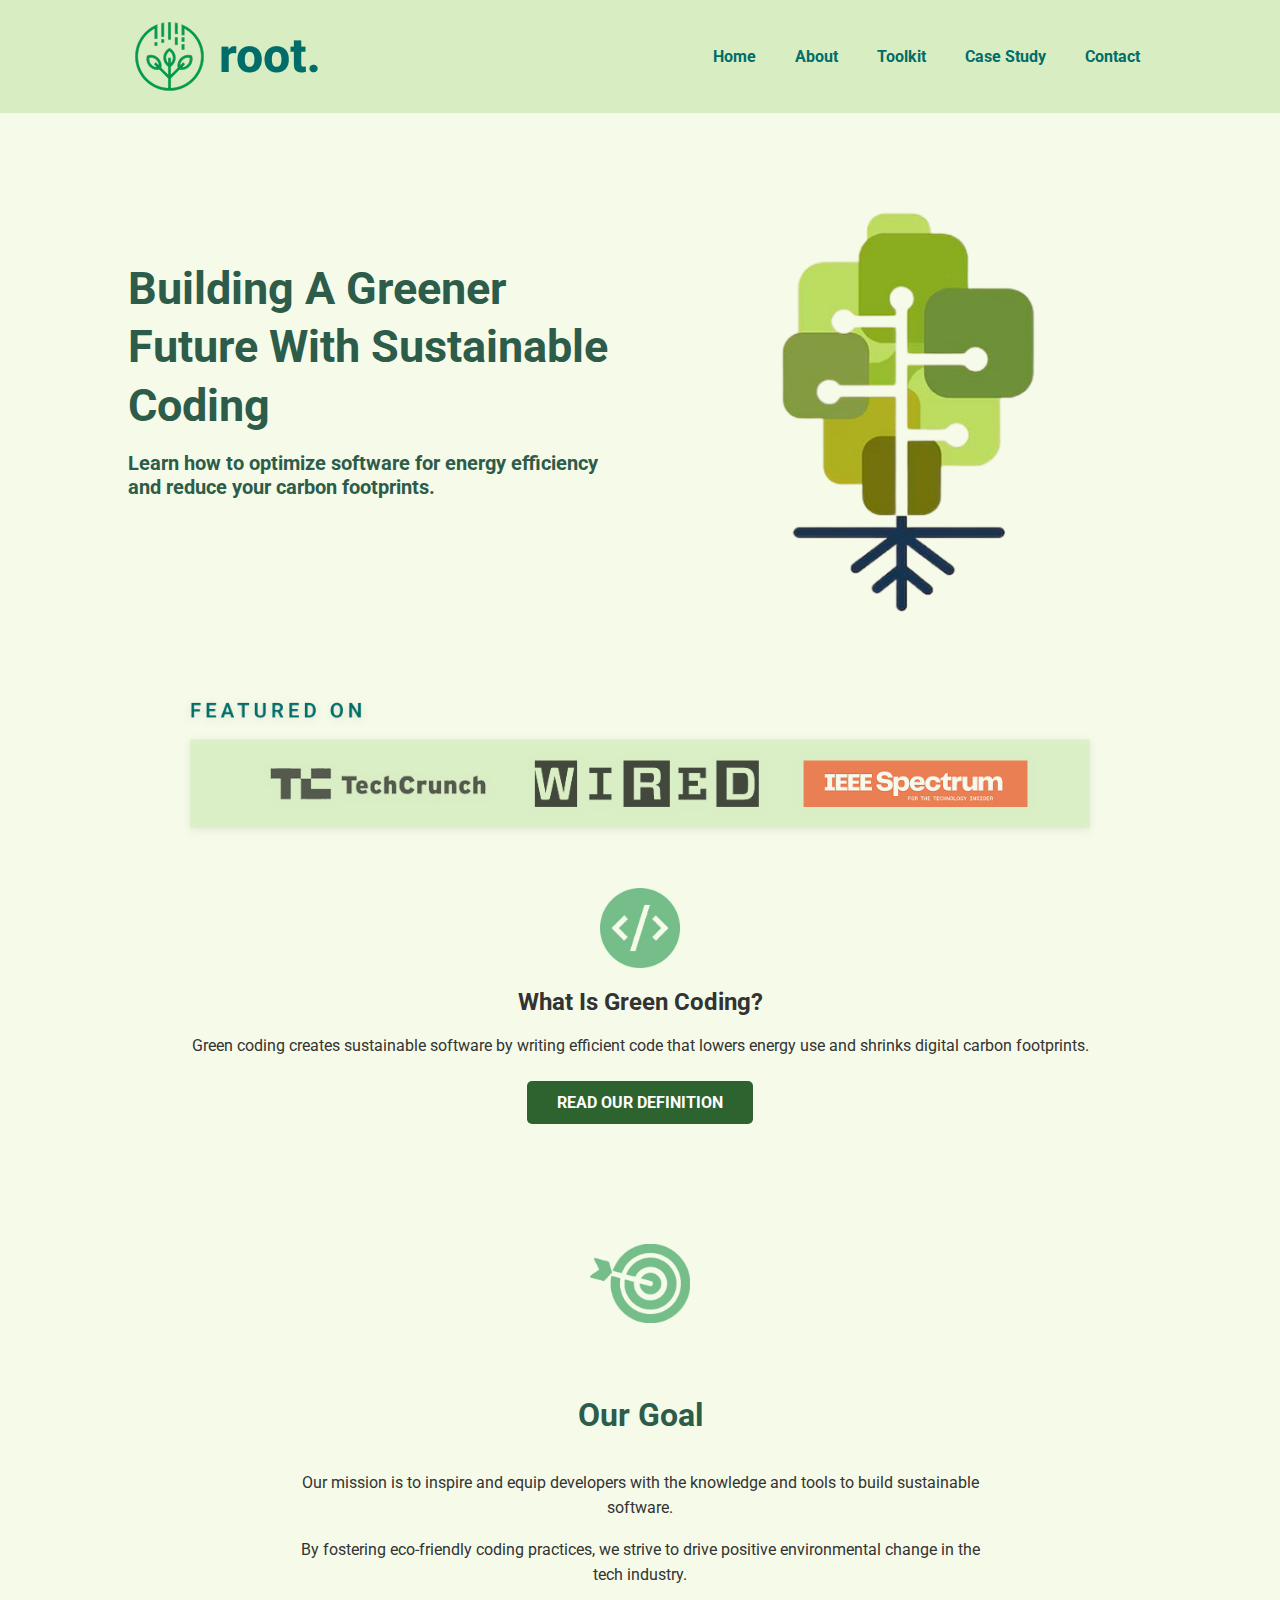
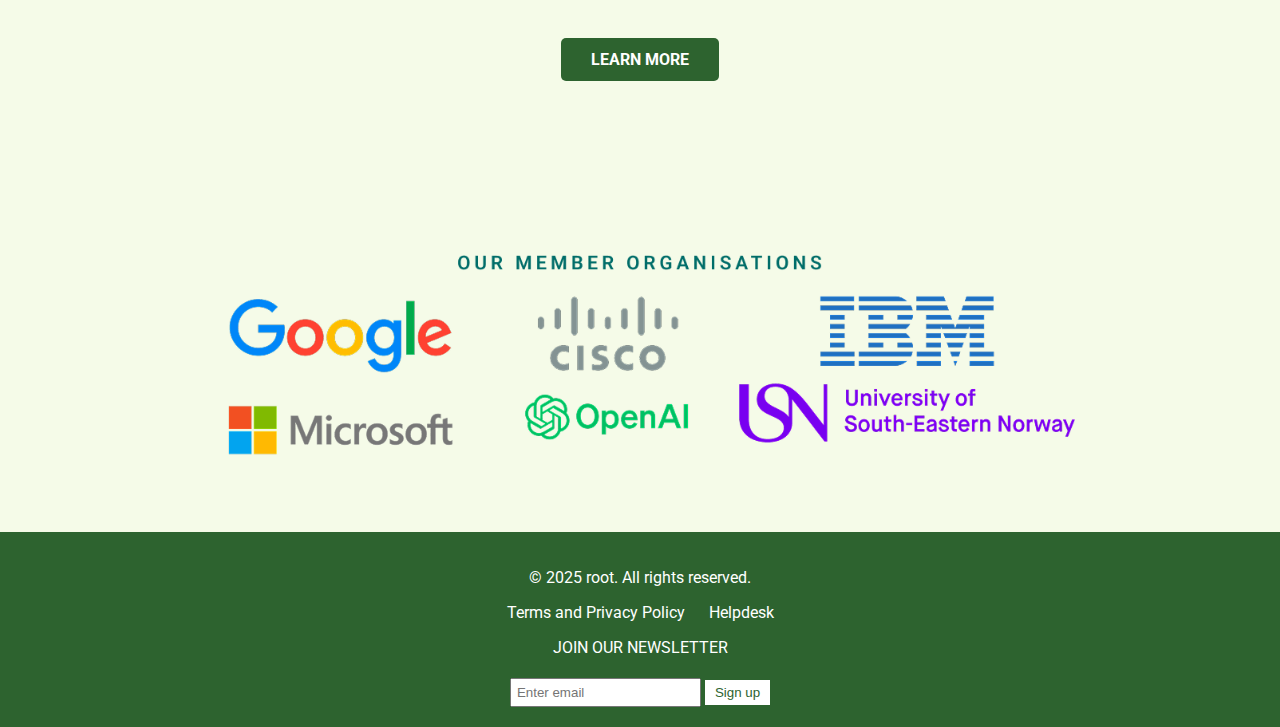
<file: index.html>
<!DOCTYPE html>
<html lang="no">
<head>
    <meta charset="UTF-8">
    <meta name="viewport" content="width=device-width, initial-scale=1.0">
    <title>Root - Green Coding</title> 
    <link rel="icon" type="image/png" href="favicon.png">
    <link href="https://fonts.googleapis.com/css2?family=Roboto:wght@300;400;700&display=swap" rel="stylesheet">
    <link rel="stylesheet" href="index.css">
    <link rel="stylesheet" href="https://cdnjs.cloudflare.com/ajax/libs/font-awesome/6.0.0/css/all.min.css">
</head>
<body>
    <header>
        <div class="logo">
            <img src="hovedlogo.png" alt="Root Logo">
            <img src="root.png" alt="Second Logo">
        </div>
        <nav>
            <ul>
                <li><a href="index.html" class="nav-link">Home</a></li>
                <li><a href="about.html" class="nav-link">About</a></li>
                <li><a href="toolkit.html" class="nav-link">Toolkit</a></li>
                <li><a href="casestudy.html" class="nav-link">Case Study</a></li>
                <li><a href="contact.html" class="nav-link active">Contact</a></li>
            </ul>
        </nav>
    </header>

    <section class="hero-container">
        <div class="hero-text">
            <h1>Building A Greener Future With Sustainable Coding</h1>
            <p>Learn how to optimize software for energy efficiency and reduce your carbon footprints.</p>
        </div>
        <div class="hero-image">
            <img src="treetechlogo.png" alt="Bærekraftig koding illustrasjon">
        </div>
    </section>
    
    <section class="featured">
        <img src="magazines.png" alt="Featured on TechCrunch, WIRED and IEEE Spectrum" class="featured-image">
    </section>

    <section class="info">
        <div class="info-icon">
            <img src="transcomputer.png" alt="Green Coding Icon" class="custom-icon">
        </div>
        <h2>What Is Green Coding?</h2>
        <p>Green coding creates sustainable software by writing efficient code that lowers energy use and shrinks digital carbon footprints.</p>
        <a href="#" class="btn">READ OUR DEFINITION</a>
    </section>

    <section class="goal">
        <div class="goal-icon">
            <img src="ourgoal.png" alt="Sustainability Goal Icon" class="goal-custom-icon">
        </div>
        <h2>Our Goal</h2>
        <div class="goal-text">
            <p>Our mission is to inspire and equip developers with the knowledge and tools to build sustainable software.</p>
            <p>By fostering eco-friendly coding practices, we strive to drive positive environmental change in the tech industry.</p>
        </div>
        <a href="#" class="btn">LEARN MORE</a>
    </section>

    <section class="partners">
        <img src="partnerlogo.png" alt="Our member organizations: Google, Microsoft, Cisco, OpenAI, IBM, University of South-Eastern Norway" class="partner-logos">
    </section>

    <footer>
        <p>&copy; 2025 root. All rights reserved.</p>
        <div class="footer-links">
            <a href="#">Terms and Privacy Policy</a>
            <a href="#">Helpdesk</a>
        </div>
        <div class="newsletter">
            <p>JOIN OUR NEWSLETTER</p>
            <input type="email" placeholder="Enter email">
            <button>Sign up</button>
        </div>
    </footer>
</body>
</html>
</file>
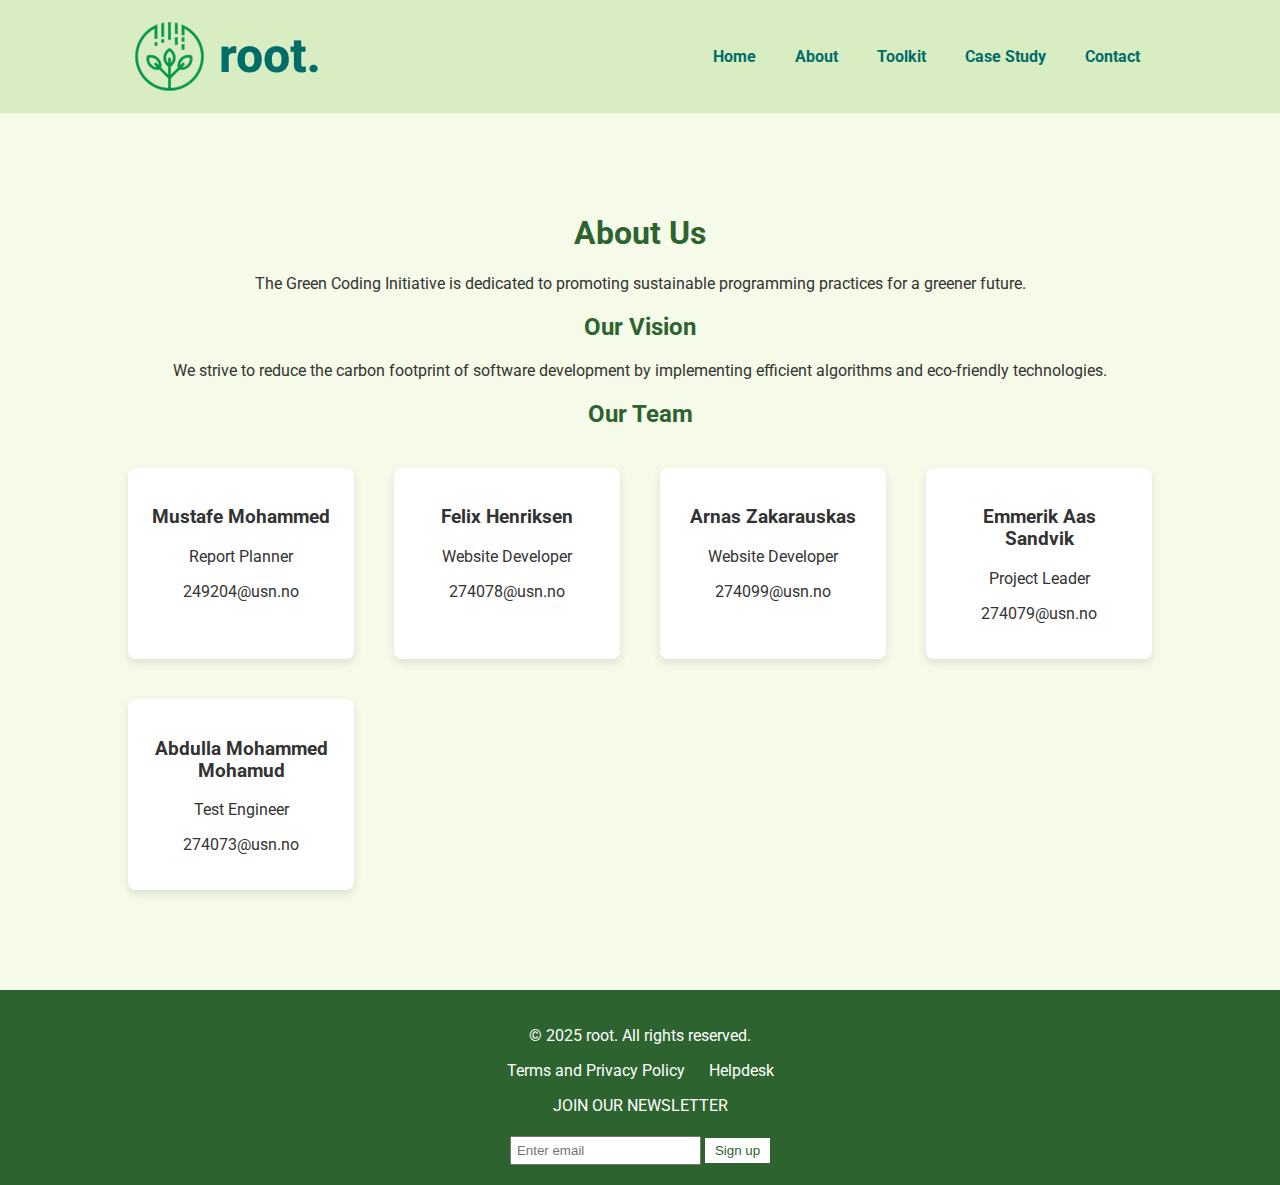
<file: about.html>
<!DOCTYPE html>
<html lang="en">
<head>
    <meta charset="UTF-8">
    <meta name="viewport" content="width=device-width, initial-scale=1.0">
    <title>About - Green Coding</title>
    <link href="https://fonts.googleapis.com/css2?family=Roboto:wght@300;400;700&display=swap" rel="stylesheet">
    <link rel="stylesheet" href="about.css">
    <link rel="stylesheet" href="https://cdnjs.cloudflare.com/ajax/libs/font-awesome/6.0.0/css/all.min.css">
</head>
<body>
    <header>
        <div class="logo">
            <img src="hovedlogo.png" alt="Root Logo">
            <img src="root.png" alt="Second Logo">
        </div>
        <nav>
            <ul>
                <li><a href="index.html">Home</a></li>
                <li><a href="about.html">About</a></li>
                <li><a href="toolkit.html">Toolkit</a></li>
                <li><a href="casestudy.html">Case Study</a></li>
                <li><a href="contact.html">Contact</a></li>
            </ul>
        </nav>
    </header>
    
    <main>
        <section class="about-section">
            <h1>About Us</h1>
            <p>The Green Coding Initiative is dedicated to promoting sustainable programming practices for a greener future.</p>
            <h2>Our Vision</h2>
            <p>We strive to reduce the carbon footprint of software development by implementing efficient algorithms and eco-friendly technologies.</p>
            <h2>Our Team</h2>
            <div class="team-grid">
                <div class="team-member">
                    <h3>Mustafe Mohammed</h3>
                    <p>Report Planner</p>
                    <p>249204@usn.no</p>
                </div>
                <div class="team-member">
                    <h3>Felix Henriksen</h3>
                    <p>Website Developer</p>
                    <p>274078@usn.no</p>
                </div>
                <div class="team-member">
                    <h3>Arnas Zakarauskas</h3>
                    <p>Website Developer</p>
                    <p>274099@usn.no</p>
                </div>
                <div class="team-member">
                    <h3>Emmerik Aas Sandvik</h3>
                    <p>Project Leader</p>
                    <p>274079@usn.no</p>
                </div>
                <div class="team-member">
                    <h3>Abdulla Mohammed Mohamud</h3>
                    <p>Test Engineer</p>
                    <p>274073@usn.no</p>
                </div>
            </div>
        </section>
    </main>
    
    <footer>
        <p>&copy; 2025 root. All rights reserved.</p>
        <div class="footer-links">
            <a href="#">Terms and Privacy Policy</a>
            <a href="#">Helpdesk</a>
        </div>
        <div class="newsletter">
            <p>JOIN OUR NEWSLETTER</p>
            <input type="email" placeholder="Enter email">
            <button>Sign up</button>
        </div>
    </footer>
</body>
</html>
</file>
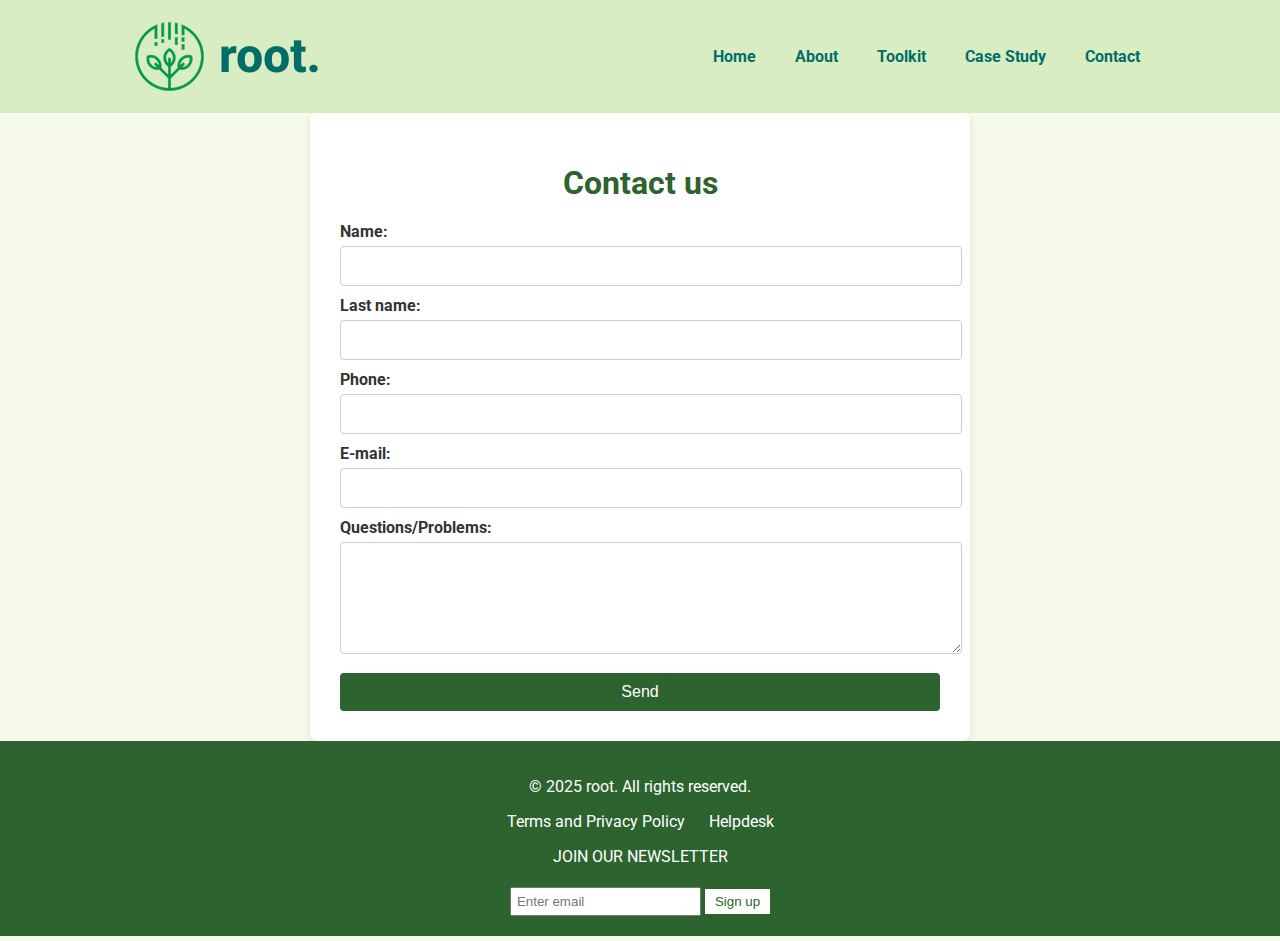
<file: contact.html>
<!DOCTYPE html>
<html lang="no">
<head>
    <meta charset="UTF-8">
    <meta name="viewport" content="width=device-width, initial-scale=1.0">
    <title>Contact - Green Coding</title>
    <link href="https://fonts.googleapis.com/css2?family=Roboto:wght@300;400;700&display=swap" rel="stylesheet">
    <link rel="stylesheet" href="contact.css">
    <link rel="stylesheet" href="https://cdnjs.cloudflare.com/ajax/libs/font-awesome/6.0.0/css/all.min.css">
</head>
<body>
    <header>
        <div class="logo">
            <img src="hovedlogo.png" alt="Root Logo">
            <img src="root.png" alt="Second Logo">
        </div>
        <nav>
            <ul>
                <li><a href="index.html">Home</a></li>
                <li><a href="about.html">About</a></li>
                <li><a href="toolkit.html">Toolkit</a></li>
                <li><a href="casestudy.html">Case Study</a></li>
                <li><a href="contact.html">Contact</a></li>
            </ul>
        </nav>
    </header>
    
    <main>
        <section class="contact-form">
            <h1>Contact us</h1>
            <form action="submit_form.php" method="POST">
                <label for="first-name">Name:</label>
                <input type="text" id="first-name" name="first-name" required>
                
                <label for="last-name">Last name:</label>
                <input type="text" id="last-name" name="last-name" required>
                
                <label for="phone">Phone:</label>
                <input type="tel" id="phone" name="phone" required>
                
                <label for="email">E-mail:</label>
                <input type="email" id="email" name="email" required>
                
                <label for="message">Questions/Problems:</label>
                <textarea id="message" name="message" rows="5" required></textarea>
                
                <button type="submit">Send</button>
            </form>
        </section>
    </main>
    
    <footer>
        <p>&copy; 2025 root. All rights reserved.</p>
        <div class="footer-links">
            <a href="#">Terms and Privacy Policy</a>
            <a href="#">Helpdesk</a>
        </div>
        <div class="newsletter">
            <p>JOIN OUR NEWSLETTER</p>
            <input type="email" placeholder="Enter email">
            <button>Sign up</button>
        </div>
    </footer>
</body>
</html>
</file>
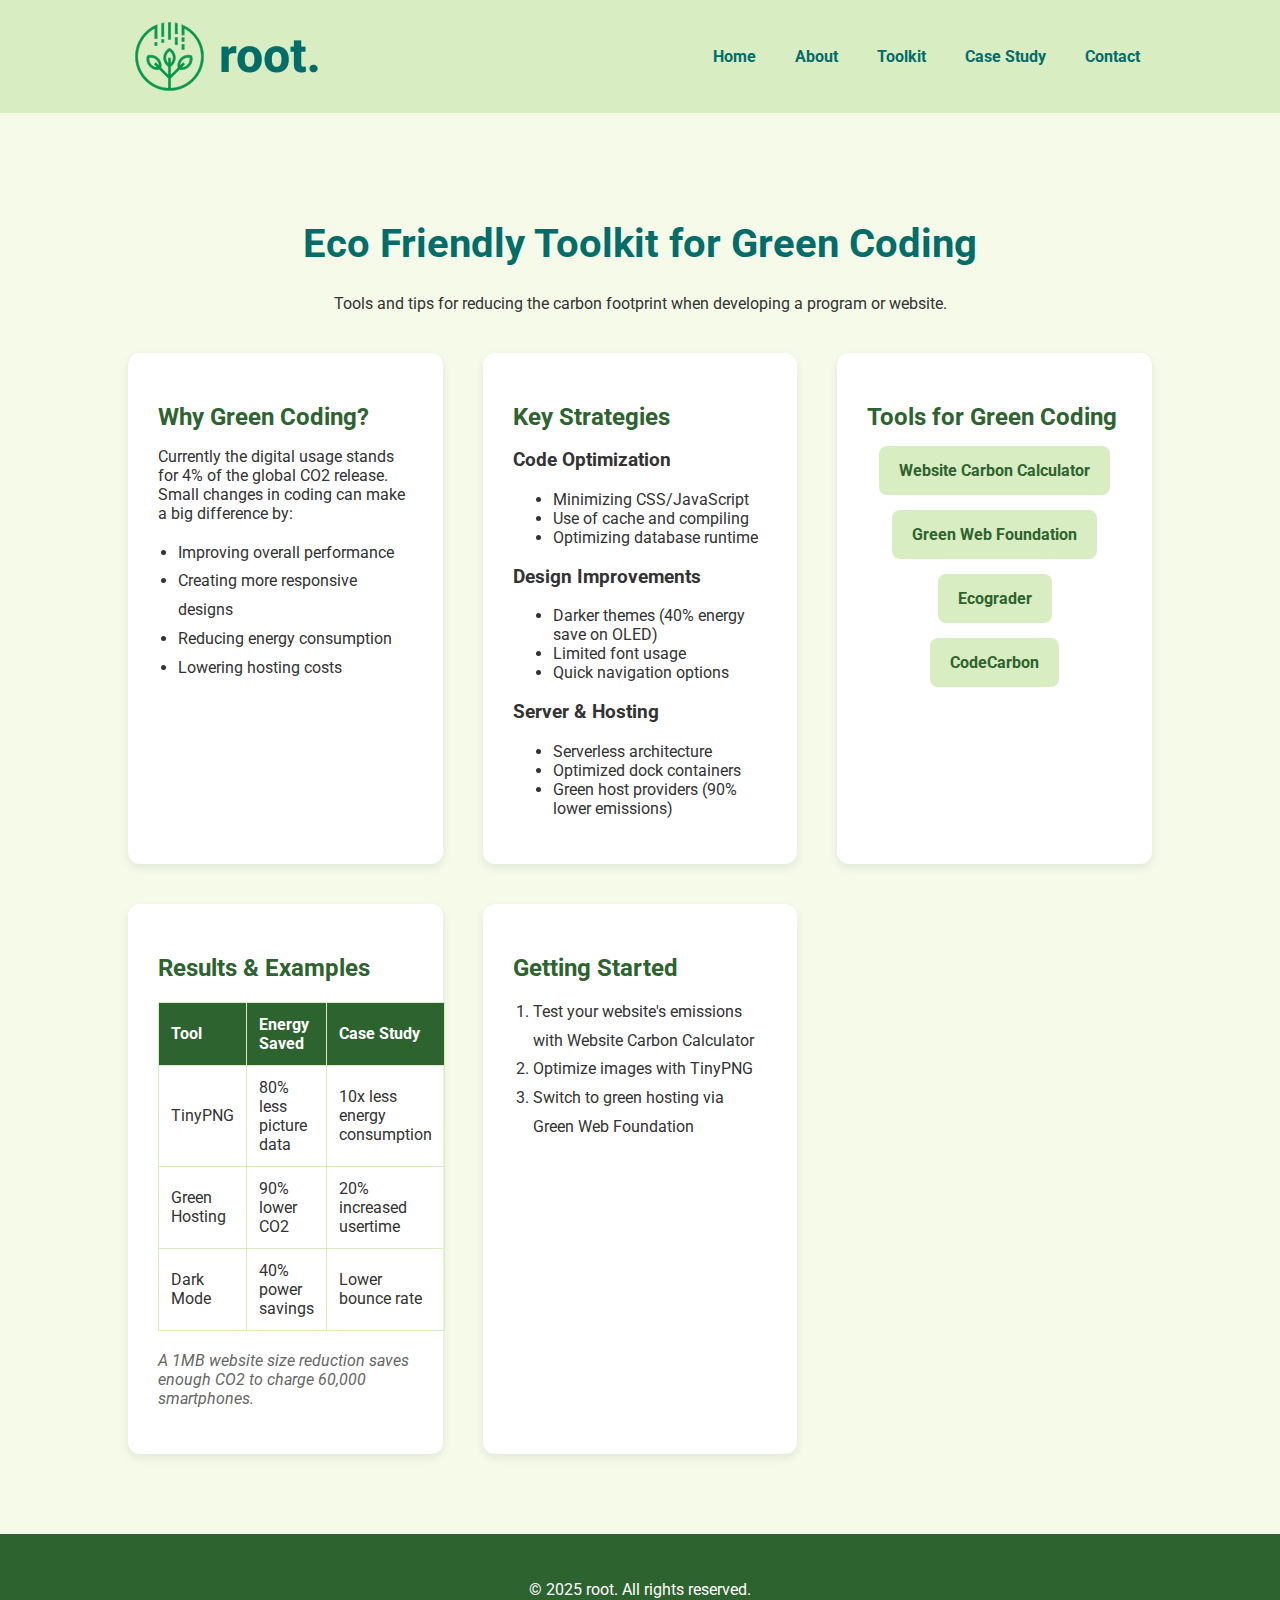
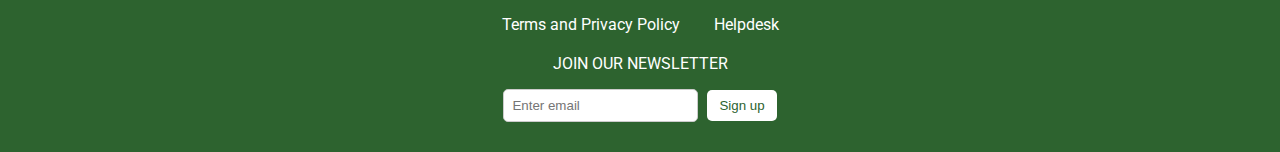
<file: toolkit.html>
<!DOCTYPE html>
<html lang="no">
<head>
    <meta charset="UTF-8">
    <meta name="viewport" content="width=device-width, initial-scale=1.0">
    <title>Toolkit - Green Coding</title>
    <link href="https://fonts.googleapis.com/css2?family=Roboto:wght@300;400;700&display=swap" rel="stylesheet">
    <link rel="stylesheet" href="toolkit.css">
    <link rel="stylesheet" href="https://cdnjs.cloudflare.com/ajax/libs/font-awesome/6.0.0/css/all.min.css">
</head>
<body>
    <header>
        <div class="logo">
            <img src="hovedlogo.png" alt="Root Logo">
            <img src="root.png" alt="Second Logo">
        </div>
        <nav>
            <ul>
                <li><a href="index.html">Home</a></li>
                <li><a href="about.html">About</a></li>
                <li><a href="toolkit.html" class="nav-active">Toolkit</a></li>
                <li><a href="casestudy.html">Case Study</a></li>
                <li><a href="contact.html">Contact</a></li>
            </ul>
        </nav>
    </header>

    <section class="case-section">
        <div class="case-container">
            <h1>Eco Friendly Toolkit for Green Coding</h1>
            <p class="lead">Tools and tips for reducing the carbon footprint when developing a program or website.</p>

            <div class="toolkit-grid">
                <div class="toolkit-section">
                    <h2>Why Green Coding?</h2>
                    <p>Currently the digital usage stands for 4% of the global CO2 release. Small changes in coding can make a big difference by:</p>
                    <ul class="benefit-list">
                        <li>Improving overall performance</li>
                        <li>Creating more responsive designs</li>
                        <li>Reducing energy consumption</li>
                        <li>Lowering hosting costs</li>
                    </ul>
                </div>

                <div class="toolkit-section">
                    <h2>Key Strategies</h2>
                    <div class="strategy-category">
                        <h3>Code Optimization</h3>
                        <ul>
                            <li>Minimizing CSS/JavaScript</li>
                            <li>Use of cache and compiling</li>
                            <li>Optimizing database runtime</li>
                        </ul>
                    </div>
                    
                    <div class="strategy-category">
                        <h3>Design Improvements</h3>
                        <ul>
                            <li>Darker themes (40% energy save on OLED)</li>
                            <li>Limited font usage</li>
                            <li>Quick navigation options</li>
                        </ul>
                    </div>

                    <div class="strategy-category">
                        <h3>Server & Hosting</h3>
                        <ul>
                            <li>Serverless architecture</li>
                            <li>Optimized dock containers</li>
                            <li>Green host providers (90% lower emissions)</li>
                        </ul>
                    </div>
                </div>

                <div class="toolkit-section">
                    <h2>Tools for Green Coding</h2>
                    <div class="tool-grid">
                        <a href="https://websitecarbon.com/" class="tool-card">
                            Website Carbon Calculator
                        </a>
                        <a href="https://www.thegreenwebfoundation.org/" class="tool-card">
                            Green Web Foundation
                        </a>
                        <a href="https://ecograder.com/" class="tool-card">
                            Ecograder
                        </a>
                        <a href="https://codecarbon.io/" class="tool-card">
                            CodeCarbon
                        </a>
                    </div>
                </div>

                <div class="toolkit-section">
                    <h2>Results & Examples</h2>
                    <table class="results-table">
                        <tr>
                            <th>Tool</th>
                            <th>Energy Saved</th>
                            <th>Case Study</th>
                        </tr>
                        <tr>
                            <td>TinyPNG</td>
                            <td>80% less picture data</td>
                            <td>10x less energy consumption</td>
                        </tr>
                        <tr>
                            <td>Green Hosting</td>
                            <td>90% lower CO2</td>
                            <td>20% increased usertime</td>
                        </tr>
                        <tr>
                            <td>Dark Mode</td>
                            <td>40% power savings</td>
                            <td>Lower bounce rate</td>
                        </tr>
                    </table>
                    <p class="stat-note">A 1MB website size reduction saves enough CO2 to charge 60,000 smartphones.</p>
                </div>

                <div class="toolkit-section">
                    <h2>Getting Started</h2>
                    <ol class="steps-list">
                        <li>Test your website's emissions with Website Carbon Calculator</li>
                        <li>Optimize images with TinyPNG</li>
                        <li>Switch to green hosting via Green Web Foundation</li>
                    </ol>
                </div>
            </div>
        </div>
    </section>

    <footer>
        <p>&copy; 2025 root. All rights reserved.</p>
        <div class="footer-links">
            <a href="#">Terms and Privacy Policy</a>
            <a href="#">Helpdesk</a>
        </div>
        <div class="newsletter">
            <p>JOIN OUR NEWSLETTER</p>
            <input type="email" placeholder="Enter email">
            <button>Sign up</button>
        </div>
    </footer>
</body>
</html>
</file>
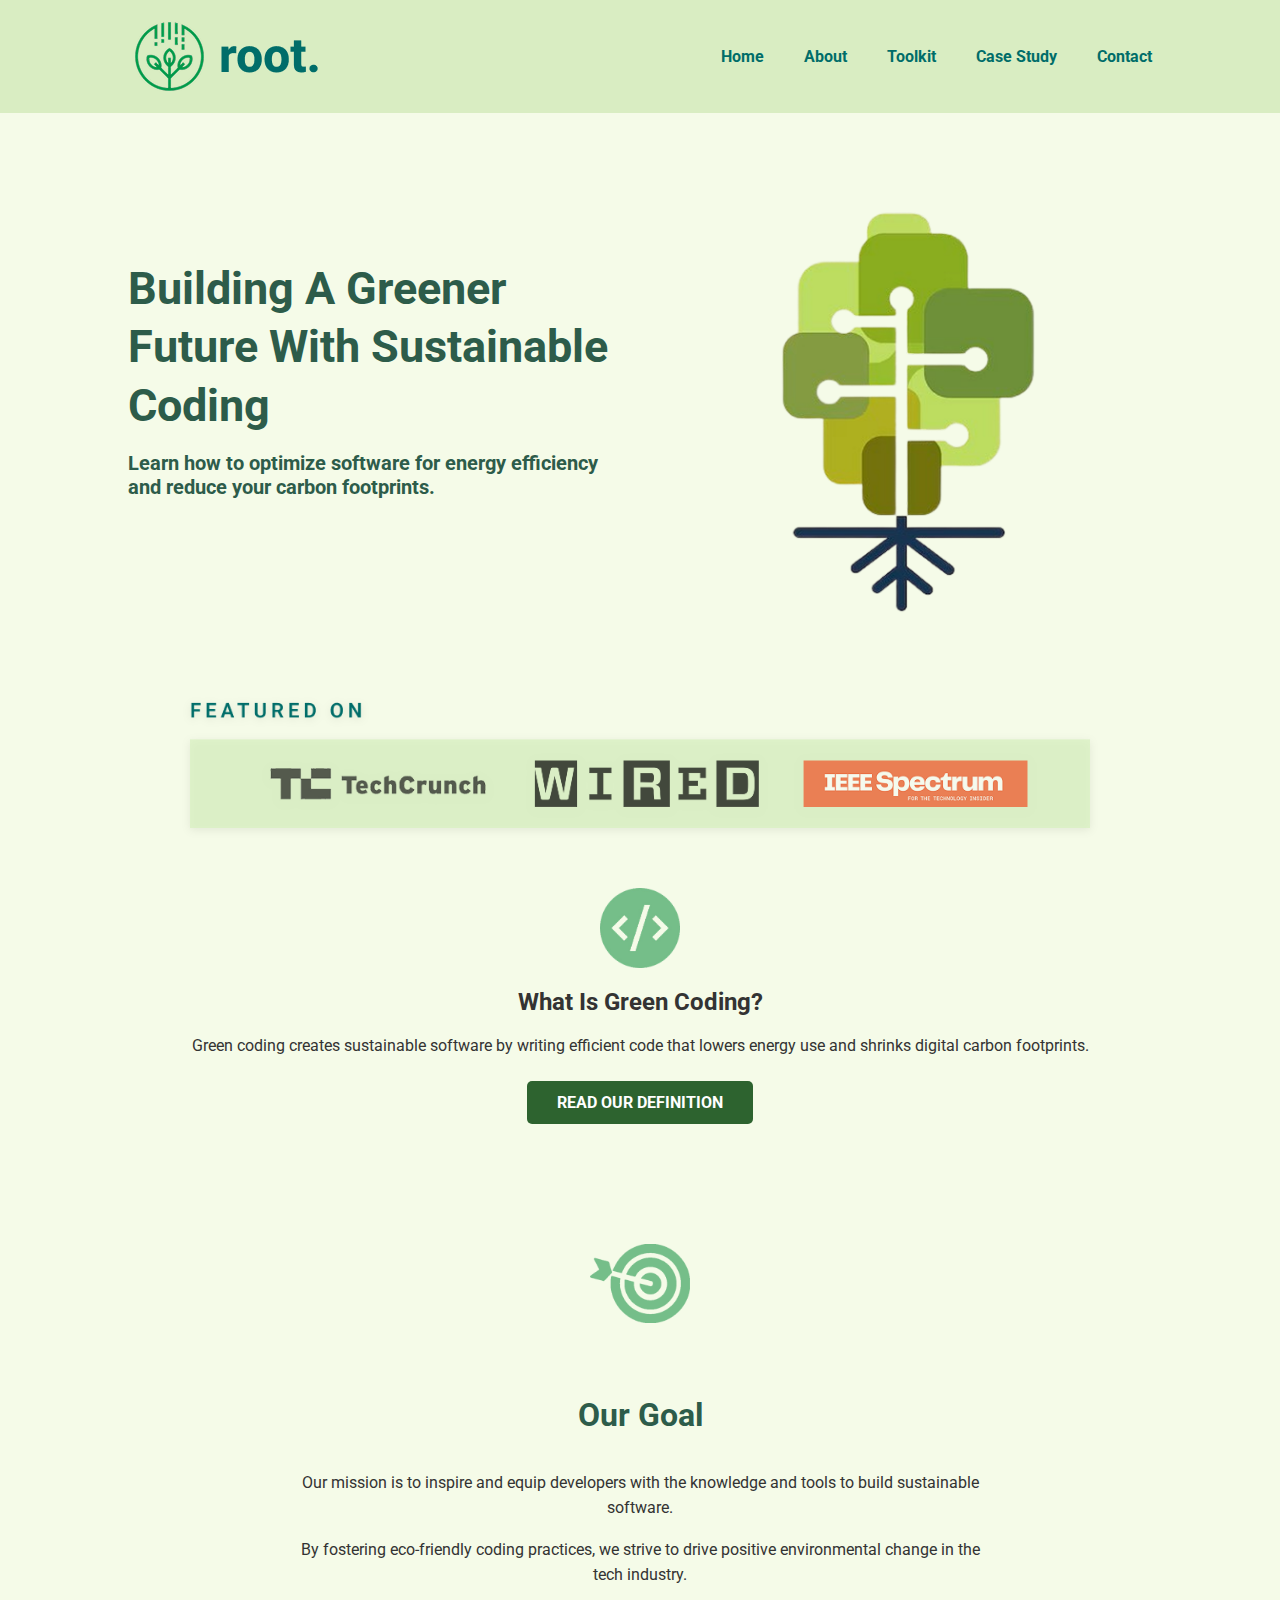
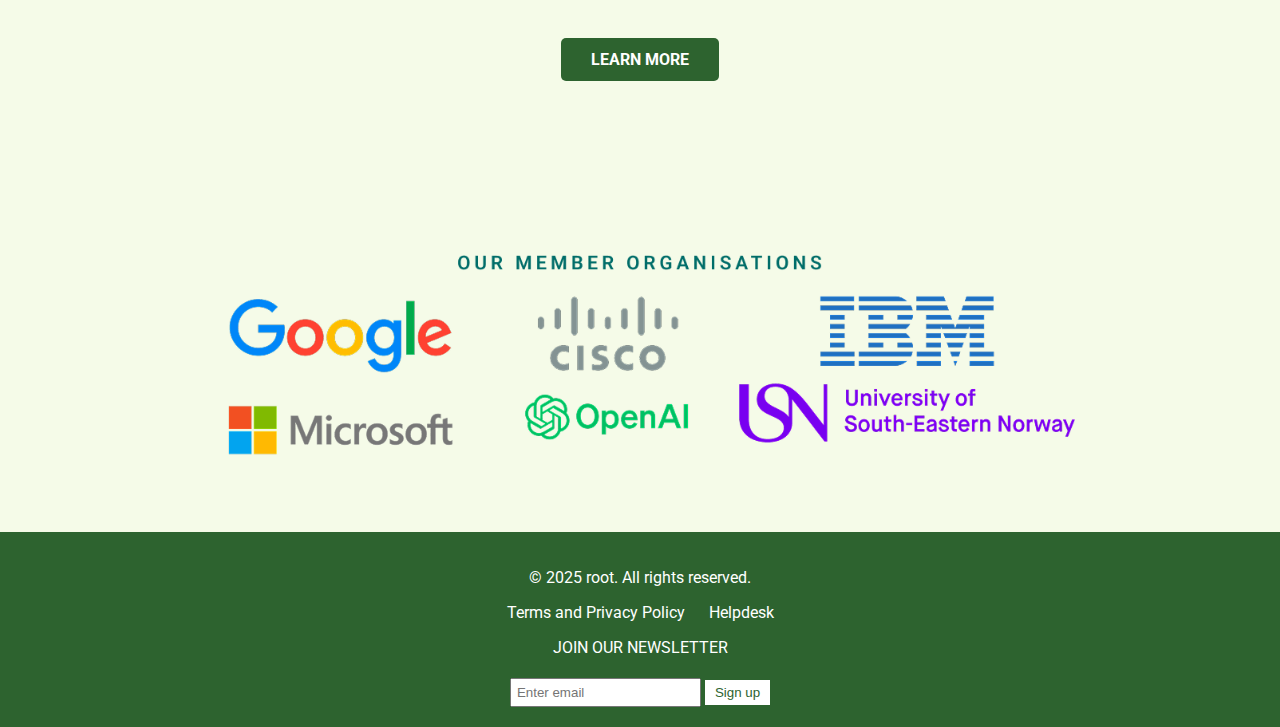
<file: nettside prototype/hovedside.html>
<!DOCTYPE html>
<html lang="no">
<head>
    <meta charset="UTF-8">
    <meta name="viewport" content="width=device-width, initial-scale=1.0">
    <title>Root - Green Coding</title> 
    <link rel="icon" type="image/png" href="favicon.png">
    <link href="https://fonts.googleapis.com/css2?family=Roboto:wght@300;400;700&display=swap" rel="stylesheet">
    <link rel="stylesheet" href="hovedside.css">
    <link rel="stylesheet" href="https://cdnjs.cloudflare.com/ajax/libs/font-awesome/6.0.0/css/all.min.css">
</head>
<body>
    <header>
        <div class="logo">
            <img src="hovedlogo.png" alt="Root Logo">
            <img src="root.png" alt="Second Logo">
        </div>
        <nav>
            <ul>
                <li><a href="#">Home</a></li>
                <li><a href="#">About</a></li>
                <li><a href="#">Toolkit</a></li>
                <li><a href="#">Case Study</a></li>
                <li><a href="contact.html">Contact</a></li>
            </ul>
        </nav>
    </header>

    <section class="hero-container">
        <div class="hero-text">
            <h1>Building A Greener Future With Sustainable Coding</h1>
            <p>Learn how to optimize software for energy efficiency and reduce your carbon footprints.</p>
        </div>
        <div class="hero-image">
            <img src="treetechlogo.png" alt="Bærekraftig koding illustrasjon">
        </div>
    </section>
    
    <section class="featured">
        <img src="magazines.png" alt="Featured on TechCrunch, WIRED and IEEE Spectrum" class="featured-image">
    </section>

    <section class="info">
        <div class="info-icon">
            <img src="transcomputer.png" alt="Green Coding Icon" class="custom-icon">
        </div>
        <h2>What Is Green Coding?</h2>
        <p>Green coding creates sustainable software by writing efficient code that lowers energy use and shrinks digital carbon footprints.</p>
        <a href="#" class="btn">READ OUR DEFINITION</a>
    </section>

    <section class="goal">
        <div class="goal-icon">
            <img src="ourgoal.png" alt="Sustainability Goal Icon" class="goal-custom-icon">
        </div>
        <h2>Our Goal</h2>
        <div class="goal-text">
            <p>Our mission is to inspire and equip developers with the knowledge and tools to build sustainable software.</p>
            <p>By fostering eco-friendly coding practices, we strive to drive positive environmental change in the tech industry.</p>
        </div>
        <a href="#" class="btn">LEARN MORE</a>
    </section>

    <section class="partners">
        <img src="partnerlogo.png" alt="Our member organizations: Google, Microsoft, Cisco, OpenAI, IBM, University of South-Eastern Norway" class="partner-logos">
    </section>

    <footer>
        <p>&copy; 2025 root. All rights reserved.</p>
        <div class="footer-links">
            <a href="#">Terms and Privacy Policy</a>
            <a href="#">Helpdesk</a>
        </div>
        <div class="newsletter">
            <p>JOIN OUR NEWSLETTER</p>
            <input type="email" placeholder="Enter email">
            <button>Sign up</button>
        </div>
    </footer>
</body>
</html>
</file>
<file: index.css>
body {
    font-family: 'Roboto', sans-serif;
    margin: 0;
    padding: 0;
    background-color: #f5fbe8;
    color: #333;
}

header {
    display: flex;
    justify-content: space-between;
    align-items: center;
    padding: 15px 10%;
    background-color: #d9edc2;
}

.logo {
    display: flex;
    align-items: center;
    gap: 10px;
}

nav ul {
    list-style: none;
    display: flex;
    gap: 15px;
}

nav a {
    text-decoration: none;
    color: #006D69;
    font-weight: 700;
    padding: 8px 12px;
    border-radius: 4px;
    transition: all 0.3s ease;
}

nav a:hover {
    background-color: rgba(0, 109, 105, 0.1);
}

.toolkit-section {
    padding: 80px 10%;
}

.toolkit-container {
    max-width: 1200px;
    margin: 0 auto;
}

.toolkit-grid {
    display: grid;
    grid-template-columns: 1fr 2fr;
    gap: 40px;
}

footer {
    background-color: #2d632f;
    color: white;
    text-align: center;
    padding: 20px 10%;
}
.hero-container {
    display: flex;
    flex-direction: column;
    align-items: center;
    text-align: center;
    padding: 60px 10%;
    background-color: #f5fbe8;
    max-width: 1200px;
    margin: 0 auto;
}

.hero-text h1 {
    font-size: 2.8rem; /* Bruker rem for bedre skalerbarhet */
    font-weight: 700;
    color: #2d5c4a;
    line-height: 1.3;
    margin: 0 auto 1rem; /* Sentrer og legg til luft under */
    max-width: 800px; /* Forbedrer lesbarhet */
}

.hero-text p {
    font-size: 1.25rem;
    font-weight: 700;
    color: #2d5c4a;
    margin: 0 auto 2rem; /* Sentrer og mer luft under */
    max-width: 600px;
}

.hero-image img {
    width: min(100%, 320px); /* Endret fra 500px til 350px */
    height: auto;
    border-radius: 8px;
}

/* Desktop-layout */
@media (min-width: 992px) {
    .hero-container {
        flex-direction: row;
        gap: 40px; /* Kontrollert avstand mellom tekst/bilde */
    }
    .hero-text {
        text-align: left;
        flex: 1;
        padding-right: 0; /* Bruk gap i stedet */
    }
    .hero-image {
        flex: 1;
    }
    .hero-text h1,
    .hero-text p {
        margin-left: 0; /* Venstrejuster på desktop */
        text-align: left;
    }
}

@media (max-width: 768px) {
    .hero-container {
        flex-direction: column;
        text-align: center;
        gap: 20px;
    }
    .hero-text {
        text-align: center;
    }
    .hero-image {
        text-align: center;
        margin-top: 20px;
    }
}


.btn {
    display: inline-block;
    margin-top: 10px;
    padding: 10px 20px;
    background-color: #2d632f;
    color: white;
    text-decoration: none;
    border-radius: 5px;
}

.featured {
    padding: 20px 0;
    background-color: #f5fbe8; /* Samme som hero-seksjonen */
    text-align: center;
    
}

.featured-image {
    max-width: 900px;
    width: 85%;
    height: auto;
    margin: 0 auto;
    display: block;
    filter: drop-shadow(0 2px 4px rgba(0,0,0,0.1));
    transition: transform 0.3s ease;
}
.featured-image:hover {
    transform: scale(1.02); /* Liten hover-effekt */
}

.info, .goal, .partners {
    text-align: center;
    padding: 40px 10%;
}
.info-icon {
    margin: 0 auto 20px;
    width: 80px; /* Juster etter bilde */
    height: 80px;
}

.custom-icon {
    width: 100%;
    height: auto;
    display: block;
    transition: transform 0.3s ease;
}

.custom-icon:hover {
    transform: scale(1.1) rotate(5deg); /* Fin hover-effekt */
}

.goal {
    padding: 80px 10%;
    background-color: #f5fbe8;
    text-align: center;
    display: flex;
    flex-direction: column;
    align-items: center;
}

/* Ikon */
.goal-icon {
    width: 100px;
    height: 100px;
    margin: 0 auto 25px;
}

.goal-custom-icon {
    width: 100%;
    height: auto;
    object-fit: contain;
    transition: transform 0.3s ease;
}

.goal-custom-icon:hover {
    transform: scale(1.1);
}

/* Tekst */
.goal h2 {
    color: #2d5c4a;
    font-size: 2rem;
    margin-bottom: 20px;
}

.goal-text {
    max-width: 700px;
    margin: 0 auto 25px;
}

.goal-text p {
    color: #333;
    line-height: 1.6;
    margin-bottom: 15px;
}

/* Knapp (samme som .info) */
.btn {
    display: inline-block;
    padding: 12px 30px;
    background-color: #2d632f;
    color: white;
    border-radius: 5px;
    text-decoration: none;
    font-weight: 700;
    transition: all 0.3s ease;
}

.btn:hover {
    background-color: #3a7a3c;
    transform: translateY(-2px);
}

/* Responsivt design */
@media (max-width: 768px) {
    .goal {
        padding: 50px 20px;
    }
    .goal-icon {
        width: 80px;
        height: 80px;
    }
}

header {
    display: flex;
    justify-content: space-between;
    align-items: center;
    padding: 15px 10%;
    background-color: #d9edc2;
}
    .logo {
        display: flex;
        align-items: center;
        gap: 10px; /* Avstand mellom bildene */
    }
    
    .logo1 {
        height: 60px; /* Juster størrelsen for det første bildet */
        width: auto; /* Behold proporsjoner */
    }
    
    .logo2 {
        height: 40px; /* Juster størrelsen for det andre bildet */
        width: auto;
    }
.partners {
    padding: 60px 10%;
    background-color: #f5fbe8;
    text-align: center;
}

.partner-logos {
    max-width: 1100px;
    width: 85%;
    height: auto;
    margin: 30px auto 0;
    transition: transform 0.3s ease;
}

.partner-logos:hover {
    transform: scale(1.02); /* Liten hover-effekt */
}

@media (max-width: 768px) {
    .partners {
        padding: 40px 5%;
    }
    .partner-logos {
        width: 100%;
    }
}

.icon {
    font-size: 40px;
}

footer {
    background-color: #2d632f;
    color: white;
    text-align: center;
    padding: 20px 10%;
}

.footer-links a {
    color: white;
    text-decoration: none;
    margin: 0 10px;
}

.newsletter input {
    padding: 5px;
    margin-top: 5px;
}

.newsletter button {
    background-color: white;
    color: #2d632f;
    padding: 5px 10px;
    border: none;
    cursor: pointer;
}
</file>
<file: about.css>
@import url('https://fonts.googleapis.com/css2?family=Roboto:wght@300;400;700&display=swap');

body {
    font-family: 'Roboto', sans-serif;
    margin: 0;
    padding: 0;
    background-color: #f5fbe8;
    color: #333;
}

header {
    display: flex;
    justify-content: space-between;
    align-items: center;
    padding: 15px 10%;
    background-color: #d9edc2;
}

.logo {
    display: flex;
    align-items: center;
    gap: 10px;
}

nav ul {
    list-style: none;
    display: flex;
    gap: 15px;
}

nav a {
    text-decoration: none;
    color: #006D69;
    font-weight: 700;
    padding: 8px 12px;
    border-radius: 4px;
    transition: all 0.3s ease;
}

nav a:hover {
    background-color: rgba(0, 109, 105, 0.1);
}

.about-section {
    padding: 80px 10%;
    text-align: center;
}

.about-section h1, .about-section h2 {
    color: #2d632f;
}

.team-grid {
    display: grid;
    grid-template-columns: repeat(auto-fit, minmax(200px, 1fr));
    gap: 40px;
    justify-content: center;
    padding: 20px 0;
}

.team-member {
    background: white;
    padding: 20px;
    border-radius: 8px;
    box-shadow: 0px 4px 10px rgba(0, 0, 0, 0.1);
    text-align: center;
}


footer {
    background-color: #2d632f;
    color: white;
    text-align: center;
    padding: 20px 10%;
}

.footer-links a {
    color: white;
    text-decoration: none;
    margin: 0 10px;
}

.newsletter input {
    padding: 5px;
    margin-top: 5px;
}

.newsletter button {
    background-color: white;
    color: #2d632f;
    padding: 5px 10px;
    border: none;
    cursor: pointer;
}
</file>
<file: contact.css>
@import url('https://fonts.googleapis.com/css2?family=Roboto:wght@300;400;700&display=swap');

body {
    font-family: 'Roboto', sans-serif;
    margin: 0;
    padding: 0;
    background-color: #f5fbe8;
    color: #333;
}

header {
    display: flex;
    justify-content: space-between;
    align-items: center;
    padding: 15px 10%;
    background-color: #d9edc2;
}

.logo {
    display: flex;
    align-items: center;
    gap: 10px;
}

nav ul {
    list-style: none;
    display: flex;
    gap: 15px;
}

nav a {
    text-decoration: none;
    color: #006D69;
    font-weight: 700;
    padding: 8px 12px;
    border-radius: 4px;
    transition: all 0.3s ease;
}

nav a:hover {
    background-color: rgba(0, 109, 105, 0.1);
}

.contact-section {
    padding: 80px 10%;
}

.contact-container {
    max-width: 1200px;
    margin: 0 auto;
}

.contact-grid {
    display: grid;
    grid-template-columns: 1fr 2fr;
    gap: 40px;
}

.contact-form {
    background: white;
    padding: 30px;
    border-radius: 8px;
    box-shadow: 0px 4px 10px rgba(0, 0, 0, 0.1);
    max-width: 600px;
    margin: auto;
}

.contact-form h1 {
    text-align: center;
    margin-bottom: 20px;
    color: #2d632f;
}

.contact-form label {
    display: block;
    margin-top: 10px;
    font-weight: 700;
}

.contact-form input, .contact-form textarea {
    width: 100%;
    padding: 10px;
    margin-top: 5px;
    border: 1px solid #ccc;
    border-radius: 4px;
    font-size: 16px;
}

.contact-form button {
    width: 100%;
    padding: 10px;
    margin-top: 15px;
    background-color: #2d632f;
    color: white;
    border: none;
    border-radius: 4px;
    font-size: 16px;
    cursor: pointer;
    transition: background 0.3s ease;
}

.contact-form button:hover {
    background-color: #238523;
}

footer {
    background-color: #2d632f;
    color: white;
    text-align: center;
    padding: 20px 10%;
}

.footer-links a {
    color: white;
    text-decoration: none;
    margin: 0 10px;
}

.newsletter input {
    padding: 5px;
    margin-top: 5px;
}

.newsletter button {
    background-color: white;
    color: #2d632f;
    padding: 5px 10px;
    border: none;
    cursor: pointer;
}
</file>
<file: toolkit.css>
@import url('https://fonts.googleapis.com/css2?family=Roboto:wght@300;400;700&display=swap');

:root {
    --primary-color: #006D69;
    --secondary-color: #d9edc2;
    --accent-color: #2d632f;
    --light-bg: #f5fbe8;
    --dark-text: #333;
    --white: #fff;
}

body {
    font-family: 'Roboto', sans-serif;
    margin: 0;
    padding: 0;
    background-color: #f5fbe8;
    color: #333;
}

header {
    display: flex;
    justify-content: space-between;
    align-items: center;
    padding: 15px 10%;
    background-color: #d9edc2;
}

.logo {
    display: flex;
    align-items: center;
    gap: 10px;
}

nav ul {
    list-style: none;
    display: flex;
    gap: 15px;
}

nav a {
    text-decoration: none;
    color: #006D69;
    font-weight: 700;
    padding: 8px 12px;
    border-radius: 4px;
    transition: all 0.3s ease;
}

nav a:hover {
    background-color: rgba(0, 109, 105, 0.1);
}


.case-section {
    padding: 80px 10%;
    text-align: center;
}

.case-container {
    max-width: 1200px;
    margin: 0 auto;
}

h1 {
    font-size: 2.5rem;
    color: var(--primary-color);
}

.toolkit-grid {
    display: grid;
    grid-template-columns: repeat(auto-fit, minmax(300px, 1fr));
    gap: 40px;
    margin-top: 40px;
}

.toolkit-section {
    background: var(--white);
    padding: 30px;
    border-radius: 12px;
    box-shadow: 0 4px 10px rgba(0, 0, 0, 0.08);
    text-align: left;
}

.toolkit-section h2 {
    color: var(--accent-color);
    margin-bottom: 15px;
}

.benefit-list,
.steps-list {
    padding-left: 20px;
    line-height: 1.8;
}

.tool-grid {
    display: flex;
    flex-wrap: wrap;
    gap: 15px;
    justify-content: center;
}

.tool-card {
    background: var(--secondary-color);
    padding: 15px 20px;
    border-radius: 8px;
    text-align: center;
    color: var(--accent-color);
    text-decoration: none;
    font-weight: bold;
    transition: all 0.3s ease;
}

.tool-card:hover {
    transform: translateY(-5px);
    background: #c3e0a6;
}

.results-table {
    width: 100%;
    border-collapse: collapse;
    margin: 20px 0;
}

.results-table th,
.results-table td {
    padding: 12px;
    border: 1px solid var(--secondary-color);
    text-align: left;
}

.results-table th {
    background-color: var(--accent-color);
    color: var(--white);
}

.stat-note {
    font-style: italic;
    color: #666;
    margin-top: 15px;
}

footer {
    background-color: var(--accent-color);
    color: var(--white);
    text-align: center;
    padding: 30px 10%;
}

.footer-links a {
    color: var(--white);
    text-decoration: none;
    margin: 0 15px;
}

.newsletter {
    margin-top: 20px;
}

.newsletter input {
    padding: 8px;
    border-radius: 5px;
    border: 1px solid #ccc;
    margin-right: 5px;
}

.newsletter button {
    background-color: var(--white);
    color: var(--accent-color);
    padding: 8px 12px;
    border: none;
    border-radius: 5px;
    cursor: pointer;
    transition: all 0.3s ease;
}

.newsletter button:hover {
    background-color: #e0f2e0;
}
</file>
<file: nettside prototype/hovedside.css>
body {
    font-family: 'Roboto', sans-serif;
    margin: 0;
    padding: 0;
    background-color: #f5fbe8;
    color: #333;
}

header {
    display: flex;
    justify-content: space-between;
    align-items: center;
    padding: 15px 10%;
    background-color: #d9edc2;
}
    .logo {
        display: flex;
        align-items: center;
        gap: 10px; /* Avstand mellom bildene */
    }
    
    .logo1 {
        height: 60px; /* Juster størrelsen for det første bildet */
        width: auto; /* Behold proporsjoner */
    }
    
    .logo2 {
        height: 40px; /* Juster størrelsen for det andre bildet */
        width: auto;
    }
    

nav ul {
    list-style: none;
    display: flex;
    gap: 40px;
}

nav a {
    text-decoration: none;
    color: #006D69;
    font-weight: 700; /* Bruker en fet stil fra Roboto */
}
.hero-container {
    display: flex;
    flex-direction: column;
    align-items: center;
    text-align: center;
    padding: 60px 10%;
    background-color: #f5fbe8;
    max-width: 1200px;
    margin: 0 auto;
}

.hero-text h1 {
    font-size: 2.8rem; /* Bruker rem for bedre skalerbarhet */
    font-weight: 700;
    color: #2d5c4a;
    line-height: 1.3;
    margin: 0 auto 1rem; /* Sentrer og legg til luft under */
    max-width: 800px; /* Forbedrer lesbarhet */
}

.hero-text p {
    font-size: 1.25rem;
    font-weight: 700;
    color: #2d5c4a;
    margin: 0 auto 2rem; /* Sentrer og mer luft under */
    max-width: 600px;
}

.hero-image img {
    width: min(100%, 320px); /* Endret fra 500px til 350px */
    height: auto;
    border-radius: 8px;
}

/* Desktop-layout */
@media (min-width: 992px) {
    .hero-container {
        flex-direction: row;
        gap: 40px; /* Kontrollert avstand mellom tekst/bilde */
    }
    .hero-text {
        text-align: left;
        flex: 1;
        padding-right: 0; /* Bruk gap i stedet */
    }
    .hero-image {
        flex: 1;
    }
    .hero-text h1,
    .hero-text p {
        margin-left: 0; /* Venstrejuster på desktop */
        text-align: left;
    }
}

@media (max-width: 768px) {
    .hero-container {
        flex-direction: column;
        text-align: center;
        gap: 20px;
    }
    .hero-text {
        text-align: center;
    }
    .hero-image {
        text-align: center;
        margin-top: 20px;
    }
}


.btn {
    display: inline-block;
    margin-top: 10px;
    padding: 10px 20px;
    background-color: #2d632f;
    color: white;
    text-decoration: none;
    border-radius: 5px;
}

.featured {
    padding: 20px 0;
    background-color: #f5fbe8; /* Samme som hero-seksjonen */
    text-align: center;
    
}

.featured-image {
    max-width: 900px;
    width: 85%;
    height: auto;
    margin: 0 auto;
    display: block;
    filter: drop-shadow(0 2px 4px rgba(0,0,0,0.1));
    transition: transform 0.3s ease;
}
.featured-image:hover {
    transform: scale(1.02); /* Liten hover-effekt */
}

.info, .goal, .partners {
    text-align: center;
    padding: 40px 10%;
}
.info-icon {
    margin: 0 auto 20px;
    width: 80px; /* Juster etter bilde */
    height: 80px;
}

.custom-icon {
    width: 100%;
    height: auto;
    display: block;
    transition: transform 0.3s ease;
}

.custom-icon:hover {
    transform: scale(1.1) rotate(5deg); /* Fin hover-effekt */
}

.goal {
    padding: 80px 10%;
    background-color: #f5fbe8;
    text-align: center;
    display: flex;
    flex-direction: column;
    align-items: center;
}

/* Ikon */
.goal-icon {
    width: 100px;
    height: 100px;
    margin: 0 auto 25px;
}

.goal-custom-icon {
    width: 100%;
    height: auto;
    object-fit: contain;
    transition: transform 0.3s ease;
}

.goal-custom-icon:hover {
    transform: scale(1.1);
}

/* Tekst */
.goal h2 {
    color: #2d5c4a;
    font-size: 2rem;
    margin-bottom: 20px;
}

.goal-text {
    max-width: 700px;
    margin: 0 auto 25px;
}

.goal-text p {
    color: #333;
    line-height: 1.6;
    margin-bottom: 15px;
}

/* Knapp (samme som .info) */
.btn {
    display: inline-block;
    padding: 12px 30px;
    background-color: #2d632f;
    color: white;
    border-radius: 5px;
    text-decoration: none;
    font-weight: 700;
    transition: all 0.3s ease;
}

.btn:hover {
    background-color: #3a7a3c;
    transform: translateY(-2px);
}

/* Responsivt design */
@media (max-width: 768px) {
    .goal {
        padding: 50px 20px;
    }
    .goal-icon {
        width: 80px;
        height: 80px;
    }
}

header {
    display: flex;
    justify-content: space-between;
    align-items: center;
    padding: 15px 10%;
    background-color: #d9edc2;
}
    .logo {
        display: flex;
        align-items: center;
        gap: 10px; /* Avstand mellom bildene */
    }
    
    .logo1 {
        height: 60px; /* Juster størrelsen for det første bildet */
        width: auto; /* Behold proporsjoner */
    }
    
    .logo2 {
        height: 40px; /* Juster størrelsen for det andre bildet */
        width: auto;
    }
.partners {
    padding: 60px 10%;
    background-color: #f5fbe8;
    text-align: center;
}

.partner-logos {
    max-width: 1100px;
    width: 85%;
    height: auto;
    margin: 30px auto 0;
    transition: transform 0.3s ease;
}

.partner-logos:hover {
    transform: scale(1.02); /* Liten hover-effekt */
}

@media (max-width: 768px) {
    .partners {
        padding: 40px 5%;
    }
    .partner-logos {
        width: 100%;
    }
}

.icon {
    font-size: 40px;
}

footer {
    background-color: #2d632f;
    color: white;
    text-align: center;
    padding: 20px 10%;
}

.footer-links a {
    color: white;
    text-decoration: none;
    margin: 0 10px;
}

.newsletter input {
    padding: 5px;
    margin-top: 5px;
}

.newsletter button {
    background-color: white;
    color: #2d632f;
    padding: 5px 10px;
    border: none;
    cursor: pointer;
}
</file>
